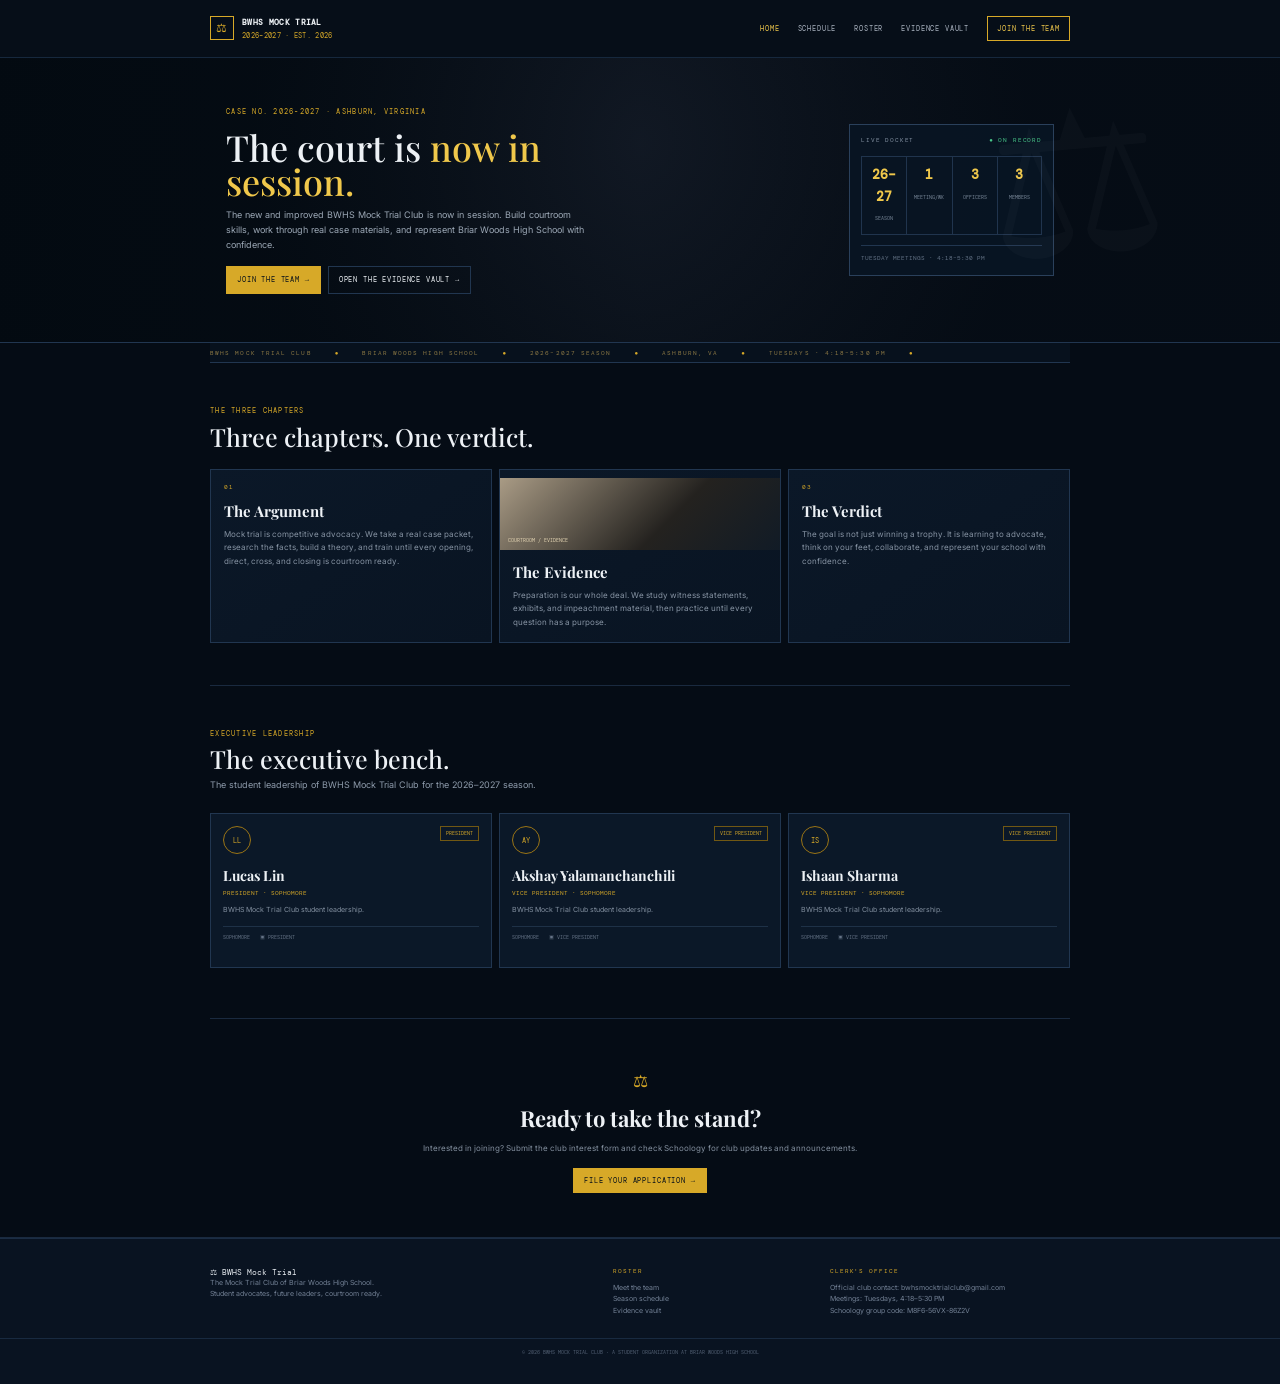
<file: index.html>
<!doctype html><html lang="en"><head><meta charset="utf-8"><meta name="viewport" content="width=device-width,initial-scale=1"><title>Home | BWHS Mock Trial</title><link rel="stylesheet" href="styles.css"></head><body><div class="site"><header><div class="navbar"><a class="logo" href="index.html"><span class="seal">⚖</span><span><b>BWHS Mock Trial</b><small>2026–2027 · EST. 2026</small></span></a><nav><a class="active" href="index.html">Home</a><a class="" href="schedule.html">Schedule</a><a class="" href="roster.html">Roster</a><a class="" href="resources.html">Evidence Vault</a><a class="join-btn" href="join.html">Join the team</a></nav></div></header><main><section class="hero"><div class="hero-content"><div><div class="eyebrow">CASE NO. 2026-2027 · ASHBURN, VIRGINIA</div><h1>The court is <em>now in session.</em></h1><p>The new and improved BWHS Mock Trial Club is now in session. Build courtroom skills, work through real case materials, and represent Briar Woods High School with confidence.</p><div class="buttons"><a class="btn gold" href="join.html">Join the team →</a><a class="btn" href="resources.html">Open the evidence vault →</a></div></div><div class="status-card"><div class="status-title"><span>LIVE DOCKET</span><span class="live">● ON RECORD</span></div><div class="stats"><div class="stat"><b id="statSeason">26–27</b><span>SEASON</span></div><div class="stat"><b id="statMeetings">1</b><span>MEETING/WK</span></div><div class="stat"><b id="statOfficers">3</b><span>OFFICERS</span></div><div class="stat"><b id="statMembers">3</b><span>MEMBERS</span></div></div><div style="border-top:1px solid #213650;margin-top:10px;padding-top:8px;color:#647386;font-size:6px">TUESDAY MEETINGS · 4:18–5:30 PM</div></div></div></section><div class="ticker"><div>BWHS MOCK TRIAL CLUB <i>●</i> BRIAR WOODS HIGH SCHOOL <i>●</i> 2026–2027 SEASON <i>●</i> ASHBURN, VA <i>●</i> TUESDAYS · 4:18–5:30 PM <i>●</i></div></div><section><div class="section-head"><div class="kicker">THE THREE CHAPTERS</div><h2>Three chapters. One verdict.</h2></div><div class="cards"><article class="card"><div class="num">01</div><h3>The Argument</h3><p>Mock trial is competitive advocacy. We take a real case packet, research the facts, build a theory, and train until every opening, direct, cross, and closing is courtroom ready.</p></article><article class="card"><div class="num">02</div><div class="card-image"></div><h3>The Evidence</h3><p>Preparation is our whole deal. We study witness statements, exhibits, and impeachment material, then practice until every question has a purpose.</p></article><article class="card"><div class="num">03</div><h3>The Verdict</h3><p>The goal is not just winning a trophy. It is learning to advocate, think on your feet, collaborate, and represent your school with confidence.</p></article></div></section><section class="bench"><div class="section-head"><div class="kicker">EXECUTIVE LEADERSHIP</div><h2>The executive bench.</h2><p>The student leadership of BWHS Mock Trial Club for the 2026–2027 season.</p></div><div class="bench-grid" id="officerGrid"></div></div></section><section class="cta"><div class="scales">⚖</div><h2>Ready to take the stand?</h2><p>Interested in joining? Submit the club interest form and check Schoology for club updates and announcements.</p><a class="btn gold" href="join.html">File your application →</a></section></main><footer class="site-footer"><div class="footer-inner"><div><div class="footer-title">⚖ BWHS Mock Trial</div><p>The Mock Trial Club of Briar Woods High School.<br>Student advocates, future leaders, courtroom ready.</p></div><div><h4>ROSTER</h4><p><a href="roster.html">Meet the team</a><br><a href="schedule.html">Season schedule</a><br><a href="resources.html">Evidence vault</a></p></div><div><h4>CLERK'S OFFICE</h4><p>Official club contact: bwhsmocktrialclub@gmail.com<br>Meetings: Tuesdays, 4:18–5:30 PM<br>Schoology group code: M8F6-56VX-86Z2V</p></div></div><div class="copyright">© 2026 BWHS MOCK TRIAL CLUB · A STUDENT ORGANIZATION AT BRIAR WOODS HIGH SCHOOL</div></footer></div><script src="club-data.js"></script><script src="script.js"></script></body></html>
</file>
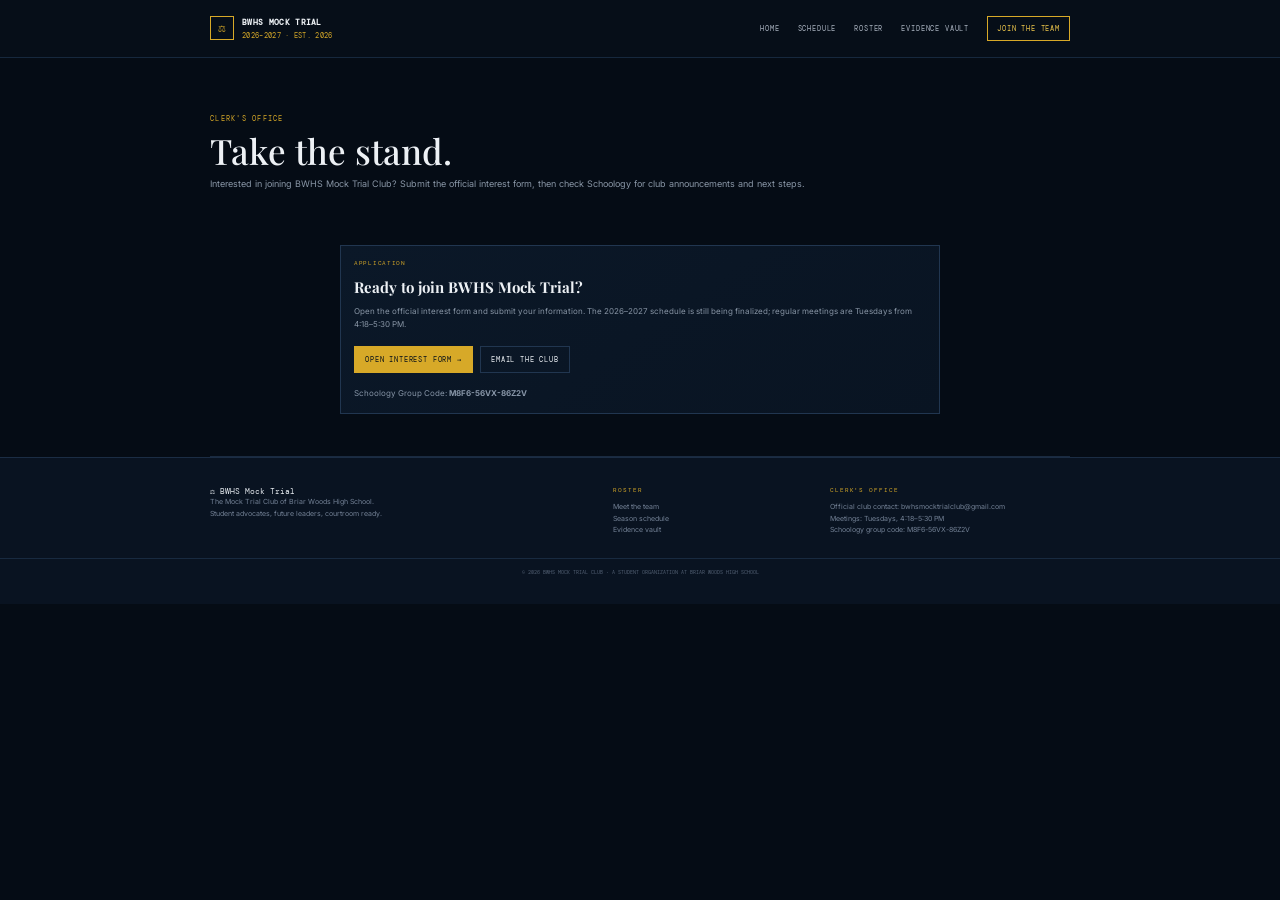
<file: join.html>
<!doctype html><html lang="en"><head><meta charset="utf-8"><meta name="viewport" content="width=device-width,initial-scale=1"><title>Join | BWHS Mock Trial</title><link rel="stylesheet" href="styles.css"></head><body><div class="site"><header><div class="navbar"><a class="logo" href="index.html"><span class="seal">⚖</span><span><b>BWHS Mock Trial</b><small>2026–2027 · EST. 2026</small></span></a><nav><a class="" href="index.html">Home</a><a class="" href="schedule.html">Schedule</a><a class="" href="roster.html">Roster</a><a class="" href="resources.html">Evidence Vault</a><a class="join-btn" href="join.html">Join the team</a></nav></div></header><main><div class="page-hero"><div class="kicker">CLERK'S OFFICE</div><h1>Take the stand.</h1><p>Interested in joining BWHS Mock Trial Club? Submit the official interest form, then check Schoology for club announcements and next steps.</p></div><section style="padding-top:20px"><div class="card" style="max-width:600px;margin:auto;min-height:0"><div class="num">APPLICATION</div><h3>Ready to join BWHS Mock Trial?</h3><p>Open the official interest form and submit your information. The 2026–2027 schedule is still being finalized; regular meetings are Tuesdays from 4:18–5:30 PM.</p><div class="buttons"><a class="btn gold" target="_blank" rel="noopener" href="https://docs.google.com/forms/d/e/1FAIpQLScsPiBVbsunE2pCjHEwjR-9A9Ziy67jKhmU95aTmtIrC-847w/viewform?usp=dialog">Open interest form →</a><a class="btn" href="mailto:bwhsmocktrialclub@gmail.com">Email the club</a></div><p style="margin-top:14px;color:#8795a7">Schoology Group Code: <strong>M8F6-56VX-86Z2V</strong></p></div></section></main><footer class="site-footer"><div class="footer-inner"><div><div class="footer-title">⚖ BWHS Mock Trial</div><p>The Mock Trial Club of Briar Woods High School.<br>Student advocates, future leaders, courtroom ready.</p></div><div><h4>ROSTER</h4><p><a href="roster.html">Meet the team</a><br><a href="schedule.html">Season schedule</a><br><a href="resources.html">Evidence vault</a></p></div><div><h4>CLERK'S OFFICE</h4><p>Official club contact: bwhsmocktrialclub@gmail.com<br>Meetings: Tuesdays, 4:18–5:30 PM<br>Schoology group code: M8F6-56VX-86Z2V</p></div></div><div class="copyright">© 2026 BWHS MOCK TRIAL CLUB · A STUDENT ORGANIZATION AT BRIAR WOODS HIGH SCHOOL</div></footer></div><script src="club-data.js"></script><script src="script.js"></script></body></html>
</file>
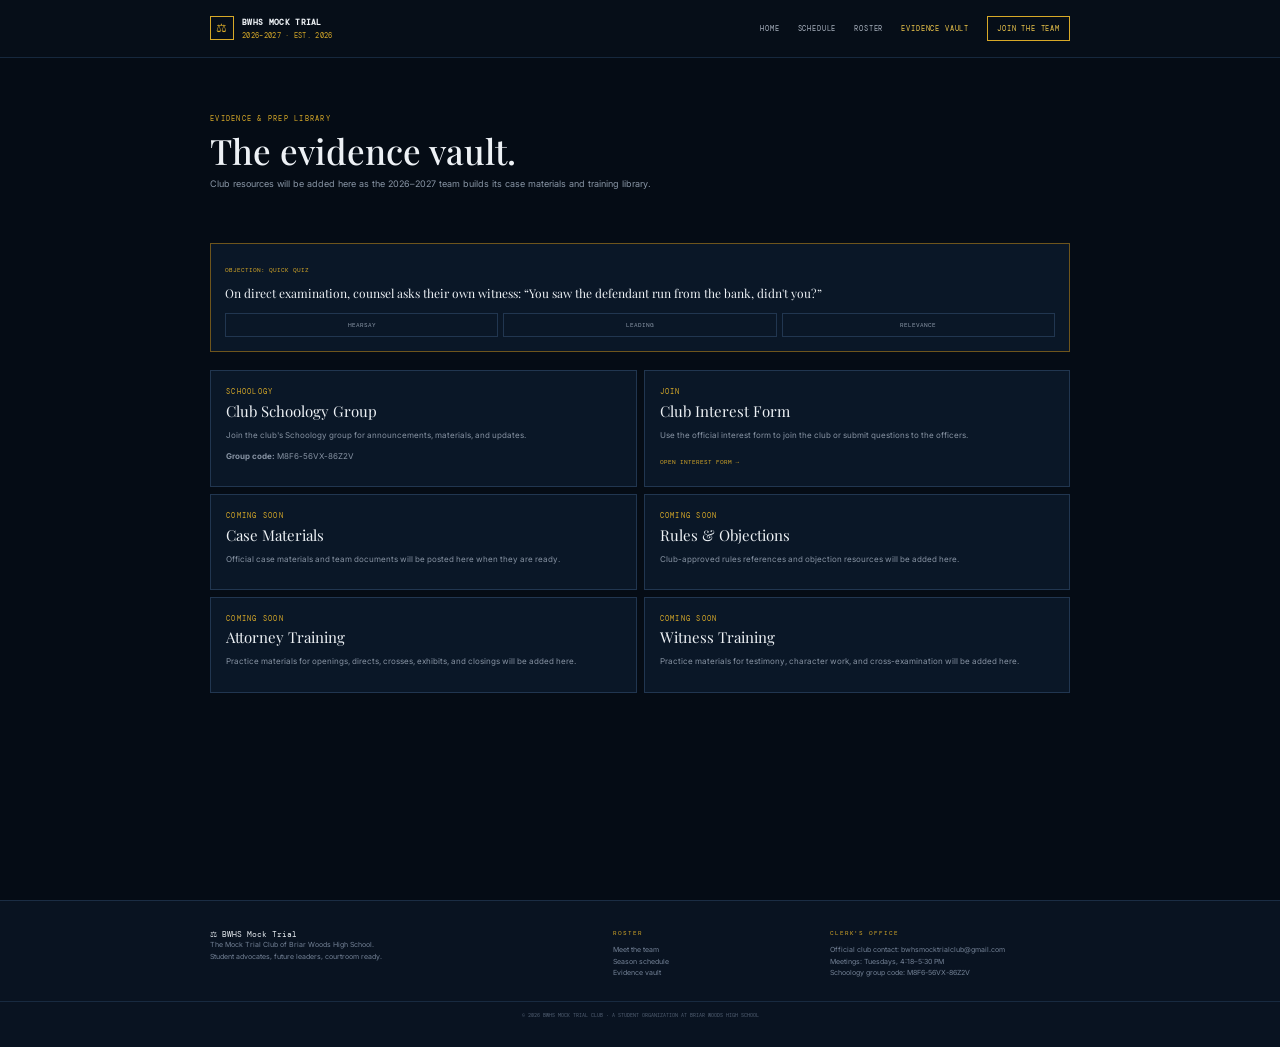
<file: resources.html>
<!doctype html><html lang="en"><head><meta charset="utf-8"><meta name="viewport" content="width=device-width,initial-scale=1"><title>Evidence Vault | BWHS Mock Trial</title><link rel="stylesheet" href="styles.css"></head><body><div class="site"><header><div class="navbar"><a class="logo" href="index.html"><span class="seal">⚖</span><span><b>BWHS Mock Trial</b><small>2026–2027 · EST. 2026</small></span></a><nav><a class="" href="index.html">Home</a><a class="" href="schedule.html">Schedule</a><a class="" href="roster.html">Roster</a><a class="active" href="resources.html">Evidence Vault</a><a class="join-btn" href="join.html">Join the team</a></nav></div></header><main><div class="page-hero"><div class="kicker">EVIDENCE & PREP LIBRARY</div><h1>The evidence vault.</h1><p>Club resources will be added here as the 2026–2027 team builds its case materials and training library.</p></div><div class="quiz"><label>OBJECTION: QUICK QUIZ</label><h3>On direct examination, counsel asks their own witness: “You saw the defendant run from the bank, didn't you?”</h3><div class="choices"><div class="choice">HEARSAY</div><div class="choice">LEADING</div><div class="choice">RELEVANCE</div></div></div><div class="resource-grid">
<article class="resource"><div class="kicker">SCHOOLOGY</div><h3>Club Schoology Group</h3><p>Join the club's Schoology group for announcements, materials, and updates.</p><p><strong>Group code:</strong> M8F6-56VX-86Z2V</p></article>
<article class="resource"><div class="kicker">JOIN</div><h3>Club Interest Form</h3><p>Use the official interest form to join the club or submit questions to the officers.</p><a href="https://docs.google.com/forms/d/e/1FAIpQLScsPiBVbsunE2pCjHEwjR-9A9Ziy67jKhmU95aTmtIrC-847w/viewform?usp=dialog" target="_blank" rel="noopener">Open interest form →</a></article>
<article class="resource"><div class="kicker">COMING SOON</div><h3>Case Materials</h3><p>Official case materials and team documents will be posted here when they are ready.</p></article>
<article class="resource"><div class="kicker">COMING SOON</div><h3>Rules & Objections</h3><p>Club-approved rules references and objection resources will be added here.</p></article>
<article class="resource"><div class="kicker">COMING SOON</div><h3>Attorney Training</h3><p>Practice materials for openings, directs, crosses, exhibits, and closings will be added here.</p></article>
<article class="resource"><div class="kicker">COMING SOON</div><h3>Witness Training</h3><p>Practice materials for testimony, character work, and cross-examination will be added here.</p></article>
</div></div></main><footer class="site-footer"><div class="footer-inner"><div><div class="footer-title">⚖ BWHS Mock Trial</div><p>The Mock Trial Club of Briar Woods High School.<br>Student advocates, future leaders, courtroom ready.</p></div><div><h4>ROSTER</h4><p><a href="roster.html">Meet the team</a><br><a href="schedule.html">Season schedule</a><br><a href="resources.html">Evidence vault</a></p></div><div><h4>CLERK'S OFFICE</h4><p>Official club contact: bwhsmocktrialclub@gmail.com<br>Meetings: Tuesdays, 4:18–5:30 PM<br>Schoology group code: M8F6-56VX-86Z2V</p></div></div><div class="copyright">© 2026 BWHS MOCK TRIAL CLUB · A STUDENT ORGANIZATION AT BRIAR WOODS HIGH SCHOOL</div></footer></div><script src="club-data.js"></script><script src="script.js"></script></body></html>
</file>
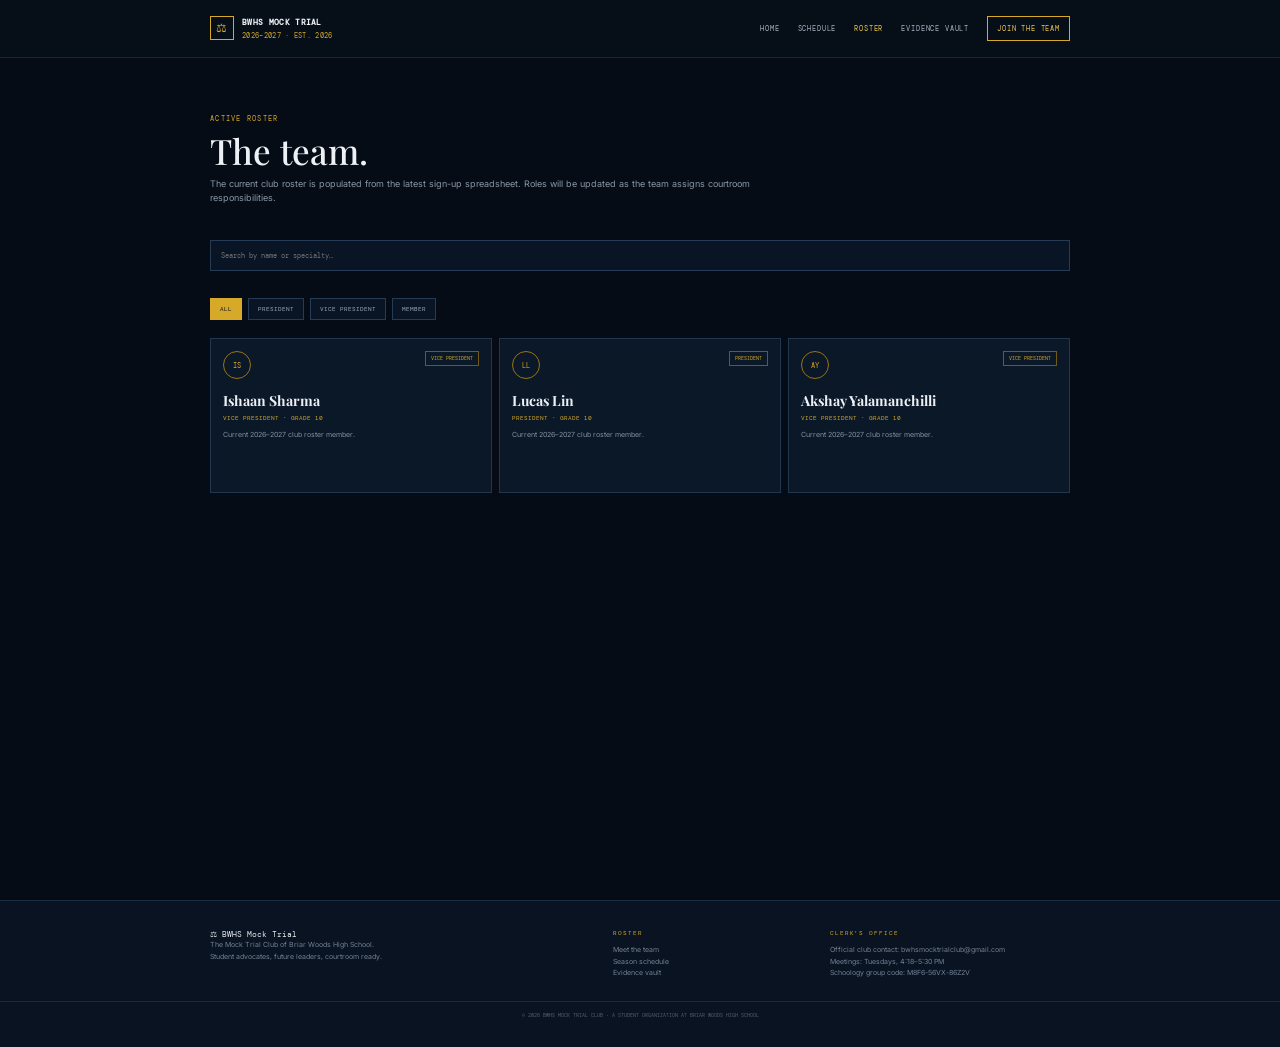
<file: roster.html>
<!doctype html><html lang="en"><head><meta charset="utf-8"><meta name="viewport" content="width=device-width,initial-scale=1"><title>Roster | BWHS Mock Trial</title><link rel="stylesheet" href="styles.css"></head><body><div class="site"><header><div class="navbar"><a class="logo" href="index.html"><span class="seal">⚖</span><span><b>BWHS Mock Trial</b><small>2026–2027 · EST. 2026</small></span></a><nav><a class="" href="index.html">Home</a><a class="" href="schedule.html">Schedule</a><a class="active" href="roster.html">Roster</a><a class="" href="resources.html">Evidence Vault</a><a class="join-btn" href="join.html">Join the team</a></nav></div></header><main><div class="page-hero"><div class="kicker">ACTIVE ROSTER</div><h1>The team.</h1><p>The current club roster is populated from the latest sign-up spreadsheet. Roles will be updated as the team assigns courtroom responsibilities.</p></div><input id="rosterSearch" aria-label="Search roster" placeholder="Search by name or specialty…" style="width:100%;background:#091525;border:1px solid #263b55;color:#dce2e8;padding:10px;font:7px DM Mono,monospace;margin-bottom:9px"><div class="filter-row"><button class="filter active" data-filter="All">All</button><button class="filter" data-filter="President">President</button><button class="filter" data-filter="Vice President">Vice President</button><button class="filter" data-filter="Member">Member</button></div><div class="bench-grid" id="rosterGrid"></div></div></main><footer class="site-footer"><div class="footer-inner"><div><div class="footer-title">⚖ BWHS Mock Trial</div><p>The Mock Trial Club of Briar Woods High School.<br>Student advocates, future leaders, courtroom ready.</p></div><div><h4>ROSTER</h4><p><a href="roster.html">Meet the team</a><br><a href="schedule.html">Season schedule</a><br><a href="resources.html">Evidence vault</a></p></div><div><h4>CLERK'S OFFICE</h4><p>Official club contact: bwhsmocktrialclub@gmail.com<br>Meetings: Tuesdays, 4:18–5:30 PM<br>Schoology group code: M8F6-56VX-86Z2V</p></div></div><div class="copyright">© 2026 BWHS MOCK TRIAL CLUB · A STUDENT ORGANIZATION AT BRIAR WOODS HIGH SCHOOL</div></footer></div><script src="club-data.js"></script><script src="script.js"></script></body></html>
</file>
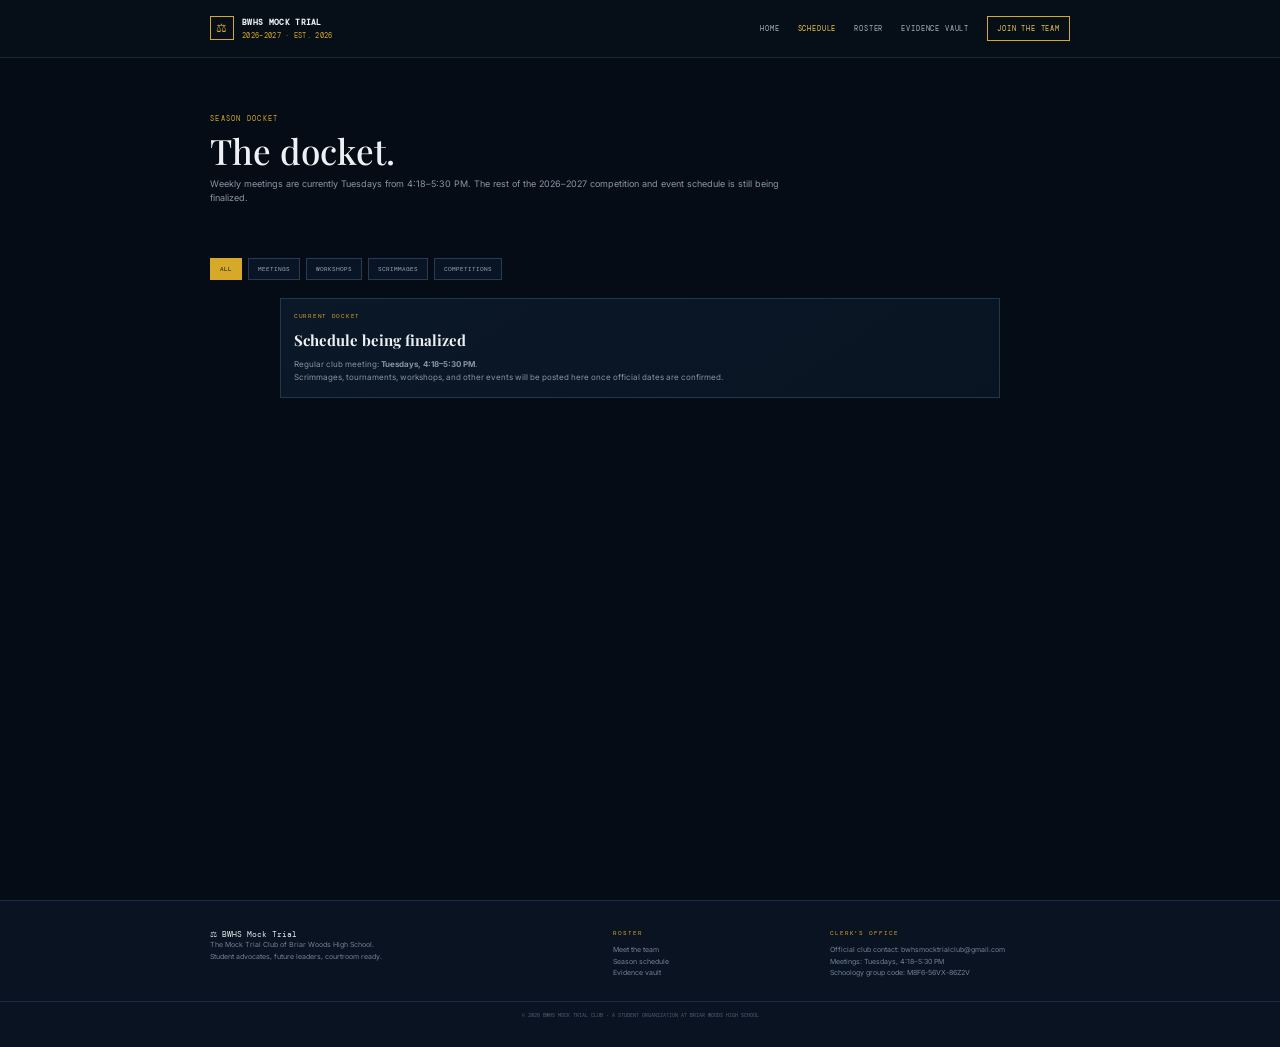
<file: schedule.html>
<!doctype html><html lang="en"><head><meta charset="utf-8"><meta name="viewport" content="width=device-width,initial-scale=1"><title>Schedule | BWHS Mock Trial</title><link rel="stylesheet" href="styles.css"></head><body><div class="site"><header><div class="navbar"><a class="logo" href="index.html"><span class="seal">⚖</span><span><b>BWHS Mock Trial</b><small>2026–2027 · EST. 2026</small></span></a><nav><a class="" href="index.html">Home</a><a class="active" href="schedule.html">Schedule</a><a class="" href="roster.html">Roster</a><a class="" href="resources.html">Evidence Vault</a><a class="join-btn" href="join.html">Join the team</a></nav></div></header><main><div class="page-hero"><div class="kicker">SEASON DOCKET</div><h1>The docket.</h1><p>Weekly meetings are currently Tuesdays from 4:18–5:30 PM. The rest of the 2026–2027 competition and event schedule is still being finalized.</p></div><div class="filter-row"><button class="filter active" data-filter>All</button><button class="filter" data-filter>Meetings</button><button class="filter" data-filter>Workshops</button><button class="filter" data-filter>Scrimmages</button><button class="filter" data-filter>Competitions</button></div><div class="schedule-notice card" style="max-width:720px;margin:0 auto;min-height:0"><div class="num">CURRENT DOCKET</div><h3>Schedule being finalized</h3><p>Regular club meeting: <strong>Tuesdays, 4:18–5:30 PM</strong>.</p><p>Scrimmages, tournaments, workshops, and other events will be posted here once official dates are confirmed.</p></div></div></main><footer class="site-footer"><div class="footer-inner"><div><div class="footer-title">⚖ BWHS Mock Trial</div><p>The Mock Trial Club of Briar Woods High School.<br>Student advocates, future leaders, courtroom ready.</p></div><div><h4>ROSTER</h4><p><a href="roster.html">Meet the team</a><br><a href="schedule.html">Season schedule</a><br><a href="resources.html">Evidence vault</a></p></div><div><h4>CLERK'S OFFICE</h4><p>Official club contact: bwhsmocktrialclub@gmail.com<br>Meetings: Tuesdays, 4:18–5:30 PM<br>Schoology group code: M8F6-56VX-86Z2V</p></div></div><div class="copyright">© 2026 BWHS MOCK TRIAL CLUB · A STUDENT ORGANIZATION AT BRIAR WOODS HIGH SCHOOL</div></footer></div><script src="club-data.js"></script><script src="script.js"></script></body></html>
</file>
<file: styles.css>
@import url('https://fonts.googleapis.com/css2?family=DM+Mono:wght@400;500&family=Inter:wght@400;500;600&family=Playfair+Display:wght@500;600&display=swap');
:root{--bg:#050c15;--panel:#0b1726;--panel2:#0e1c2d;--line:#213650;--gold:#d7a928;--gold2:#f0c84b;--text:#edf1f5;--muted:#8e9bab;--max:860px}
*{box-sizing:border-box}html{scroll-behavior:smooth}body{margin:0;background:var(--bg);color:var(--text);font-family:Inter,Arial,sans-serif;font-size:12px;line-height:1.65}
a{color:inherit;text-decoration:none}.site{min-height:100vh}
header{height:58px;border-bottom:1px solid #16283d;background:#060e18;display:flex;align-items:center;position:sticky;top:0;z-index:50}
.navbar{width:min(100% - 32px,860px);margin:auto;display:flex;align-items:center;justify-content:space-between}
.logo{display:flex;align-items:center;gap:8px;font-family:DM Mono,monospace;font-size:8px;letter-spacing:.04em;text-transform:uppercase}.seal{width:24px;height:24px;border:1px solid var(--gold);display:grid;place-items:center;color:var(--gold);font-size:12px}.logo small{display:block;color:var(--gold);font-size:7px;margin-top:1px}
nav{display:flex;align-items:center;gap:18px;font-family:DM Mono,monospace;font-size:7px;letter-spacing:.12em;text-transform:uppercase;color:#a9b2bf}nav a.active,nav a:hover{color:var(--gold2)}.join-btn{border:1px solid var(--gold);padding:6px 9px;color:var(--gold2)!important}
main{width:min(100% - 32px,var(--max));margin:auto}.hero{height:285px;margin:0 calc((100% - 100vw)/2);padding-left:max(16px,calc((100vw - var(--max))/2 + 16px));padding-right:max(16px,calc((100vw - var(--max))/2 + 16px));display:flex;align-items:center;background:linear-gradient(90deg,rgba(3,10,17,.97),rgba(5,12,21,.76),rgba(5,12,21,.9)),radial-gradient(circle at 50% 30%,#384052,#080e15 58%);border-bottom:1px solid var(--line);position:relative;overflow:hidden}
.hero:before{content:"⚖";position:absolute;right:9%;top:22px;font-size:200px;line-height:1;color:rgba(255,255,255,.025);transform:rotate(-5deg)}.hero-content{width:100%;display:flex;justify-content:space-between;align-items:center;gap:35px}.eyebrow,.kicker{font-family:DM Mono,monospace;font-size:7px;letter-spacing:.18em;color:var(--gold);text-transform:uppercase}.hero h1{font-family:Playfair Display,Georgia,serif;font-size:36px;line-height:.95;font-weight:500;margin:12px 0 10px;max-width:330px}.hero h1 em{color:var(--gold2);font-style:normal}.hero p{max-width:370px;color:#9ca8b6;font-size:9px;margin:0}.buttons{display:flex;gap:7px;margin-top:14px}.btn{font-family:DM Mono,monospace;font-size:7px;letter-spacing:.12em;text-transform:uppercase;padding:7px 10px;border:1px solid var(--line)}.btn.gold{background:var(--gold);border-color:var(--gold);color:#07101a}.btn:hover{border-color:var(--gold);color:var(--gold2)}.status-card{width:205px;border:1px solid #2a405b;background:rgba(8,21,35,.92);padding:11px;font-family:DM Mono,monospace}.status-title{display:flex;justify-content:space-between;font-size:6px;letter-spacing:.14em;color:#8492a2}.live{color:#49c98b}.stats{display:grid;grid-template-columns:repeat(4,1fr);margin-top:10px}.stat{border:1px solid #20344d;border-right:0;padding:7px 3px;text-align:center}.stat:last-child{border-right:1px solid #20344d}.stat b{display:block;color:var(--gold2);font-size:13px}.stat span{font-size:5px;color:#788798}.ticker{height:20px;border-bottom:1px solid var(--line);background:#07111d;color:#8e7a45;display:flex;align-items:center;overflow:hidden;white-space:nowrap;font:6px DM Mono,monospace;letter-spacing:.18em}.ticker div{animation:scroll 32s linear infinite}.ticker i{font-style:normal;color:var(--gold);padding:0 18px}@keyframes scroll{from{transform:translateX(0)}to{transform:translateX(-40%)}}
section{padding:42px 0;border-bottom:1px solid #1a2a3f}.section-head{margin-bottom:20px}.section-head h2{font-family:Playfair Display,Georgia,serif;font-size:25px;font-weight:500;line-height:1;margin:7px 0}.section-head p{max-width:560px;color:#8e9bab;font-size:9px;margin:0}.cards{display:grid;grid-template-columns:repeat(3,1fr);gap:7px}.card{border:1px solid var(--line);background:linear-gradient(145deg,#0b1828,#091422);padding:13px;min-height:125px}.card .num{font:6px DM Mono,monospace;color:var(--gold);letter-spacing:.12em}.card h3{font-family:Playfair Display,Georgia,serif;font-size:15px;margin:8px 0 5px}.card p{font-size:8px;color:#8794a4;margin:0}.card-image{height:72px;margin:-13px -13px 10px;background:linear-gradient(135deg,#a99b85,#24221f 60%,#111b26);position:relative}.card-image:after{content:"COURTROOM / EVIDENCE";position:absolute;bottom:6px;left:8px;font:5px DM Mono,monospace;color:#e4d5b4}
.bench{padding-bottom:50px}.bench-grid{display:grid;grid-template-columns:repeat(3,1fr);gap:7px}.person{border:1px solid var(--line);background:#0b1828;padding:12px;min-height:155px}.avatar{width:28px;height:28px;border:1px solid #9a7415;border-radius:50%;display:grid;place-items:center;color:var(--gold);font:7px DM Mono,monospace;margin-bottom:10px}.role{float:right;border:1px solid #715813;color:var(--gold);font:5px DM Mono,monospace;padding:3px 5px}.person h3{font-family:Playfair Display,Georgia,serif;font-size:14px;margin:0 0 2px}.person .title{font:6px DM Mono,monospace;color:var(--gold);text-transform:uppercase}.person p{font-size:7px;color:#8390a0}.person footer{font:5px DM Mono,monospace;color:#657386;border-top:1px solid #1e3147;padding-top:7px;margin-top:10px}
.cta{text-align:center;padding:48px 0}.cta .scales{color:var(--gold);font-size:17px}.cta h2{font-family:Playfair Display,Georgia,serif;font-size:22px;margin:5px 0}.cta p{color:#84909f;font-size:8px;max-width:500px;margin:0 auto 14px}
footer.site-footer{background:#091321;border-top:1px solid #1b2d44;padding:28px 0;color:#738195}.footer-inner{width:min(100% - 32px,var(--max));margin:auto;display:grid;grid-template-columns:1.4fr .7fr .9fr;gap:30px;font-size:7px}.footer-title{color:#e6ebf0;font:8px DM Mono,monospace}.footer-inner h4{font:6px DM Mono,monospace;color:var(--gold);letter-spacing:.15em;margin:0 0 7px}.footer-inner p{margin:0}.copyright{border-top:1px solid #182a40;margin-top:22px;padding-top:10px;text-align:center;font:5px DM Mono,monospace;color:#536174}
.page-hero{padding:55px 0 25px}.page-hero h1{font:500 35px/1 Playfair Display,Georgia,serif;margin:8px 0}.page-hero p{color:#8996a6;font-size:9px;max-width:600px}.filter-row{display:flex;gap:6px;flex-wrap:wrap;margin:18px 0}.filter{border:1px solid #263b55;background:#091525;color:#9da9b7;padding:6px 9px;font:6px DM Mono,monospace;text-transform:uppercase}.filter.active{background:var(--gold);border-color:var(--gold);color:#07101a}.list{display:grid;gap:7px}.list-item{border:1px solid var(--line);background:#0a1727;padding:13px;display:grid;grid-template-columns:58px 1fr auto;gap:12px;align-items:center}.date{font:7px DM Mono,monospace;color:var(--gold);text-align:center}.date b{display:block;font:20px Playfair Display,serif;color:#e5eaf0}.list-item h3{font:13px Playfair Display,serif;margin:0 0 3px}.list-item p{font-size:7px;color:#8592a2;margin:0}.meta{font:6px DM Mono,monospace;color:#647286;text-align:right}.resource-grid{display:grid;grid-template-columns:repeat(2,1fr);gap:7px}.resource{border:1px solid var(--line);background:#0a1727;padding:15px}.resource h3{font:15px Playfair Display,serif;margin:3px 0}.resource p{font-size:8px;color:#8793a3}.resource a{font:6px DM Mono,monospace;color:var(--gold);text-transform:uppercase}
.quiz{border:1px solid #6e551c;background:#0a1727;padding:14px;margin:18px 0}.quiz label{font:6px DM Mono,monospace;color:var(--gold);text-transform:uppercase}.quiz h3{font:12px Playfair Display,serif;margin:7px 0 12px}.choices{display:grid;grid-template-columns:repeat(3,1fr);gap:5px}.choice{border:1px solid var(--line);padding:7px;text-align:center;font:6px DM Mono,monospace;color:#8e9bab}
@media(max-width:700px){nav{display:none}.hero{height:auto;min-height:390px;padding-top:45px;padding-bottom:45px}.hero-content{display:block}.status-card{margin-top:25px;width:100%;max-width:260px}.cards,.bench-grid,.resource-grid{grid-template-columns:1fr}.footer-inner{grid-template-columns:1fr}.list-item{grid-template-columns:48px 1fr}.meta{display:none}.hero h1{font-size:43px}}
</file>
